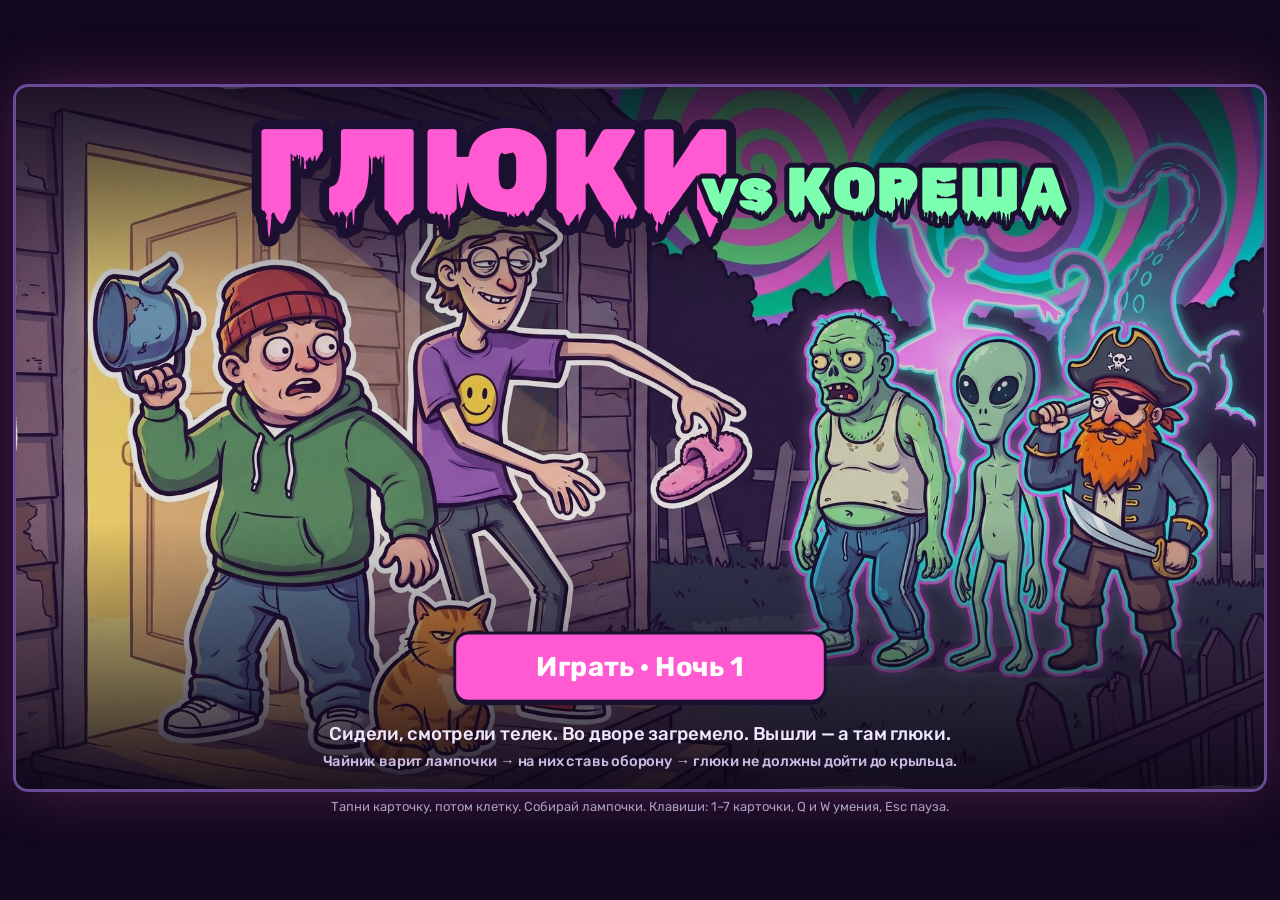
<file: index.html>
<!DOCTYPE html>
<html lang="ru">
<head>
<meta charset="utf-8">
<meta name="viewport" content="width=device-width, initial-scale=1, maximum-scale=1, user-scalable=no, viewport-fit=cover">
<meta name="theme-color" content="#12091e">
<meta name="apple-mobile-web-app-capable" content="yes">
<meta name="mobile-web-app-capable" content="yes">
<meta name="apple-mobile-web-app-status-bar-style" content="black-translucent">
<title>Глюки vs Кореша</title>
<link rel="stylesheet" href="https://fonts.googleapis.com/css2?family=Rubik:wght@500;600;700&family=Rubik+Wet+Paint&display=swap">
<link rel="stylesheet" href="style.css">
</head>
<body>
<canvas id="game" width="1280" height="720" aria-label="Игра Глюки vs Кореша"></canvas>
<p class="hint">Тапни карточку, потом клетку. Собирай лампочки. Клавиши: 1–7 карточки, Q и W умения, Esc пауза.</p>
<script src="puppet.js"></script>
<script src="game.js"></script>
</body>
</html>
</file>
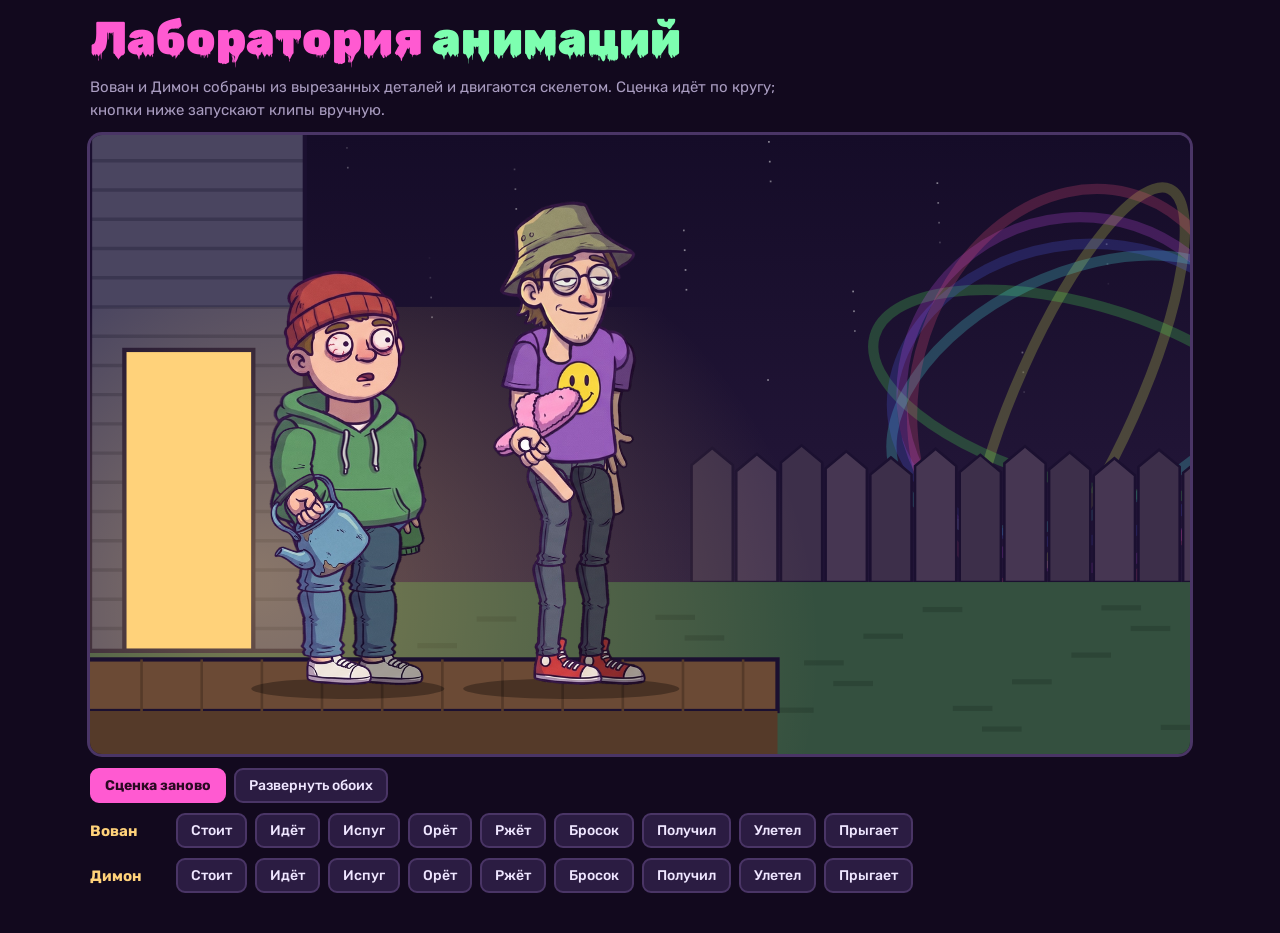
<file: lab.html>
<!DOCTYPE html>
<html lang="ru">
<head>
<meta charset="utf-8">
<meta name="viewport" content="width=device-width, initial-scale=1, viewport-fit=cover">
<title>Лаборатория анимаций</title>
<link rel="stylesheet" href="https://fonts.googleapis.com/css2?family=Rubik:wght@400;500;700&family=Rubik+Wet+Paint&display=swap">
<link rel="stylesheet" href="lab.css">
</head>
<body>
<!--BODY-->
<div class="lab">
  <h1>Лаборатория <span>анимаций</span></h1>
  <p>Вован и Димон собраны из вырезанных деталей и двигаются скелетом. Сценка идёт по кругу; кнопки ниже запускают клипы вручную.</p>
  <canvas id="stage" width="1280" height="720" aria-label="Сцена с Вованом и Димоном"></canvas>
  <div class="rows">
    <div class="btns"><button class="main" id="btn-scene">Сценка заново</button><button id="btn-flip">Развернуть обоих</button></div>
    <div class="who"><b>Вован</b><div class="btns" id="row-vovan"></div></div>
    <div class="who"><b>Димон</b><div class="btns" id="row-dimon"></div></div>
  </div>
</div>
<script src="rig.js"></script>
<script src="lab.js"></script>
<!--/BODY-->
</body>
</html>
</file>
<file: style.css>
/* Одна тёмная сцена: игра сознательно в одном виде, без светлой темы. */
:root {
  --bg: #12091e;
  --panel: #241536;
  --fg: #e7dcff;
  --muted: #a99cc0;
  --accent: #ff5ad1;
  --font-display: "Rubik Wet Paint", Impact, "Arial Black", sans-serif;
  --font-body: Rubik, "Segoe UI", Roboto, Arial, sans-serif;
  color-scheme: dark;
}
html, body { height: 100%; }
body {
  margin: 0;
  background: var(--bg);
  color: var(--fg);
  font-family: var(--font-body);
  display: flex;
  flex-direction: column;
  align-items: center;
  justify-content: center;
  gap: 10px;
  padding-block: 8px;
  padding-left: max(16px, env(safe-area-inset-left, 0px));
  padding-right: max(16px, env(safe-area-inset-right, 0px));
  box-sizing: border-box;
  overflow: hidden;
}
#game {
  display: block;
  max-width: 100%;
  border-radius: 12px;
  background: var(--panel);
  box-shadow: 0 0 0 3px #6a4a9a, 0 0 60px rgba(255, 90, 209, .25);
  touch-action: none;
  user-select: none;
  -webkit-user-select: none;
  -webkit-touch-callout: none;
  -webkit-tap-highlight-color: transparent;
  cursor: pointer;
}
/* Телефон: игра на весь экран, подсказки под канвасом убраны. */
body.compact { padding: 0; }
body.compact .hint { display: none; }
body.compact #game { box-shadow: none; }
html, body { overscroll-behavior: none; touch-action: none; }
.hint { margin: 0; font-size: 13px; color: var(--muted); text-align: center; text-wrap: balance; }
</file>
<file: lab.css>
/* Одна тёмная сцена в цветах игры: сцена сверху, пульт клипов снизу. */
:root { --bg: #12091e; --panel: #1f1330; --raised: #2b1c42; --line: #4a3566; --fg: #efe6ff; --muted: #a99cc0; --pink: #ff5ad1; --mint: #7dffb0; --lamp: #ffd27a;
  --display: "Rubik Wet Paint", Impact, "Arial Black", sans-serif; --body: Rubik, "Segoe UI", Roboto, Arial, sans-serif; color-scheme: dark; }
body { margin: 0; background: var(--bg); color: var(--fg); font: 400 15px/1.5 var(--body); padding-block: 16px 40px;
  padding-left: max(16px, env(safe-area-inset-left, 0px)); padding-right: max(16px, env(safe-area-inset-right, 0px)); }
.lab { max-width: 1100px; margin: 0 auto; display: flex; flex-direction: column; gap: 14px; }
.lab h1 { font: 400 clamp(30px, 6vw, 46px)/1 var(--display); color: var(--pink); margin: 0; }
.lab h1 span { color: var(--mint); }
.lab p { margin: 0; color: var(--muted); max-width: 70ch; }
#stage { display: block; width: 100%; max-width: 100%; aspect-ratio: 16 / 9; border-radius: 12px; background: var(--panel); box-shadow: 0 0 0 3px var(--line); }
.rows { display: flex; flex-direction: column; gap: 10px; }
.who { display: grid; grid-template-columns: 76px minmax(0, 1fr); gap: 10px; align-items: start; }
.who b { color: var(--lamp); font-weight: 700; padding-top: 7px; }
.btns { display: flex; flex-wrap: wrap; gap: 8px; }
.lab button { font: 500 14px var(--body); color: var(--fg); background: var(--raised); border: 2px solid var(--line); border-radius: 9px; padding: 7px 13px; cursor: pointer; }
.lab button.main { background: var(--pink); border-color: var(--pink); color: #2a0a22; font-weight: 700; }
.lab button:hover { filter: brightness(1.15); }
.lab button:focus-visible { outline: 3px solid var(--lamp); outline-offset: 2px; }
</file>
